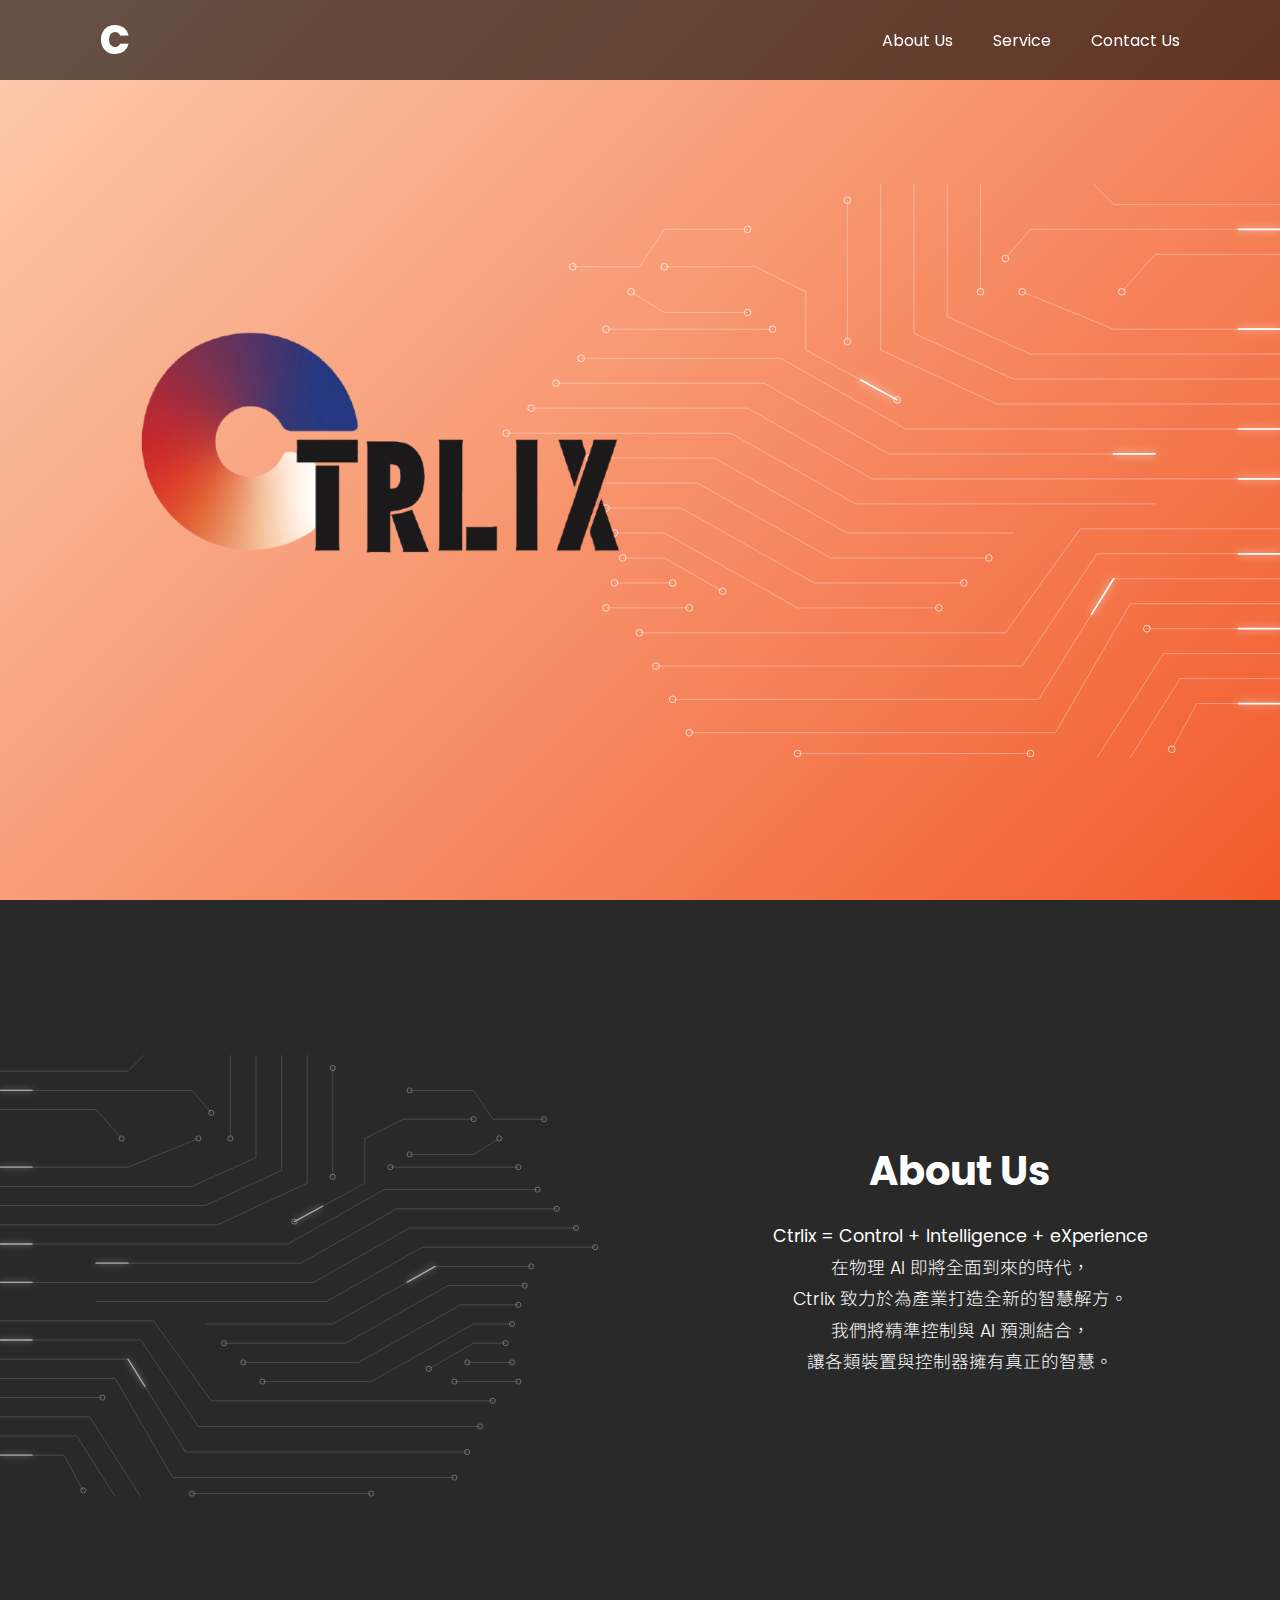
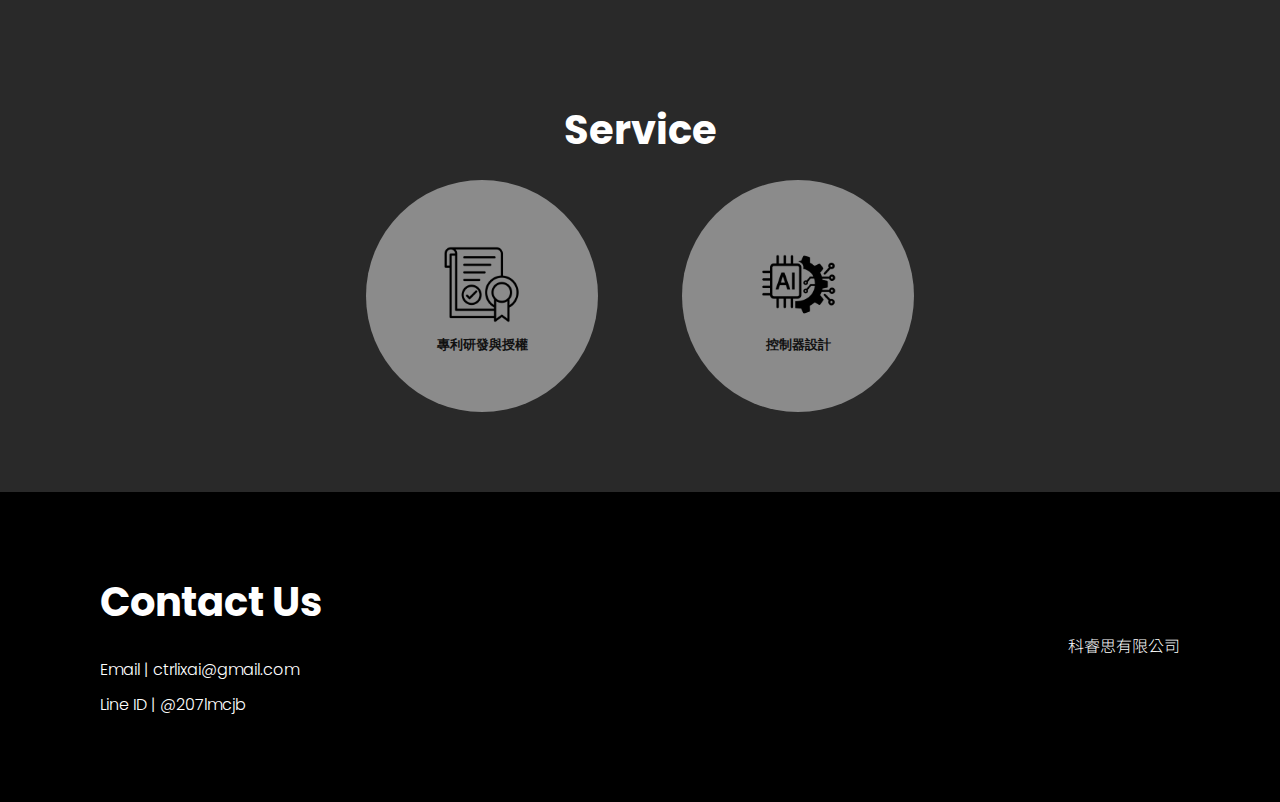
<file: index.html>
<!DOCTYPE html>
<html lang="zh-Hant">
  <head>
    <meta charset="UTF-8" />
    <meta name="viewport" content="width=device-width, initial-scale=1.0" />
    <title>Ctrlix - 智慧解決方案</title>
    <link rel="stylesheet" href="styles.css" />
    <link
      href="https://fonts.googleapis.com/css2?family=Poppins:wght@300;400;700;800&family=Noto+Sans+TC:wght@300;400;700&display=swap"
      rel="stylesheet"
    />
  </head>
  <body>
    <!-- Header -->
    <header>
      <a href="#home" class="logo-nav">C</a>
      <nav class="navigation">
        <a href="#about">About Us</a>
        <a href="#service">Service</a>
        <a href="#contact">Contact Us</a>
      </nav>
    </header>

    <main>
      <!-- Home -->
      <section id="home" class="section">
        <img src="logo_pic.png" alt="CTRLIX Logo" class="home-logo-img" />
        <div class="home-circuit-container">
          <!-- 你的首頁電路圖（原樣） -->
          <svg
            class="circuit-svg"
            viewBox="0 0 1000 800"
            preserveAspectRatio="xMidYMax meet"
          >
            <g class="line">
              <path d="M1000,105 H800" />
              <path d="M1000,135 H700" />
              <path d="M1000,165 H850" />
              <path d="M1000,255 H800" />
              <path d="M1000,285 H700" />
              <path d="M1000,315 H680" />
              <path d="M1000,345 H660" />
              <path d="M1000,375 H550" />
              <path d="M850,405 H530" />
              <path d="M1000,435 H510" />
              <path d="M850,465 H490" />
              <path d="M1000,495 H760" />
              <path d="M1000,525 H780" />
              <path d="M1000,555 H800" />
              <path d="M1000,585 H820" />
              <path d="M1000,615 H840" />
              <path d="M1000,645 H860" />
              <path d="M1000,675 H880" />
              <path d="M1000,705 H900" />
              <path d="M800,105 L775,80" />
              <path d="M700,135 L670,170" />
              <path d="M850,165 L810,210" />
              <path d="M800,255 L690,210" />
              <path d="M700,285 L600,240" />
              <path d="M680,315 L560,260" />
              <path d="M660,345 L520,280" />
              <path d="M600,240 v-160" />
              <path d="M560,260 v-180" />
              <path d="M520,280 v-200" />
              <path d="M640,210 v-130" />
              <path d="M480,270 v-170" />
              <path d="M540,340 L430,280" />
              <path d="M430,280 v-70" />
              <path d="M430,210 L370,180" />
              <path d="M370,180 H260" />
              <path d="M360,135 H260" />
              <path d="M230,180 H150" />
              <path d="M260,135 L230,180" />
              <path d="M360,235 H260" />
              <path d="M260,235 L220,210" />
              <path d="M390,255 H190" />
              <path d="M550,375 L400,290" />
              <path d="M530,405 L380,320" />
              <path d="M510,435 L360,350" />
              <path d="M490,465 L340,380" />
              <path d="M400,290 H160" />
              <path d="M380,320 H130" />
              <path d="M360,350 H100" />
              <path d="M340,380 H70" />
              <path d="M290,590 H190" />
              <path d="M270,560 H200" />
              <path d="M260,530 L330,570" />
              <path d="M260,530 H210" />
              <path d="M590,590 H420" />
              <path d="M620,560 H440" />
              <path d="M650,530 H460" />
              <path d="M680,500 H480" />
              <path d="M260,500 L420,590" />
              <path d="M280,470 L440,560" />
              <path d="M300,440 L460,530" />
              <path d="M320,410 L480,500" />
              <path d="M260,500 H200" />
              <path d="M280,470 H190" />
              <path d="M300,440 H180" />
              <path d="M320,410 H170" />
              <path d="M820,585 L730,740" />
              <path d="M800,555 L710,700" />
              <path d="M780,525 L690,660" />
              <path d="M760,495 L670,620" />
              <path d="M670,620 H230" />
              <path d="M690,660 H250" />
              <path d="M710,700 H270" />
              <path d="M730,740 H290" />
              <path d="M900,705 L870,760" />
              <path d="M880,675 L820,770" />
              <path d="M700,765 H420" />
              <path d="M860,645 L780,770" />
            </g>
            <g>
              <path class="spark" d="M1000,375 H550 L400,290 H160" />
              <path
                class="spark spark-delay-1"
                d="M1000,525 H780 L690,660 H250"
              />
              <path class="spark spark-delay-2" d="M1000,135 H700 L670,170" />
              <path class="spark spark-delay-3" d="M1000,615 H840" />
              <path
                class="spark spark-delay-4"
                d="M1000,435 H510 L360,350 H100"
              />
              <path class="spark" d="M1000,705 H900 L870,760" />
              <path class="spark spark-delay-1" d="M1000,255 H800 L690,210" />
              <path
                class="spark spark-delay-2"
                d="M850,405 H530 L380,320 H130"
              />
              <path
                class="spark spark-delay-3"
                d="M540,340 L430,280 v-70 L370,180 H260"
              />
              <path class="spark spark-delay-4" d="M800,555 L710,700 H270" />
            </g>
            <g>
              <circle class="dot-hollow" cx="670" cy="170" r="4" />
              <circle class="dot-hollow" cx="810" cy="210" r="4" />
              <circle class="dot-hollow" cx="690" cy="210" r="4" />
              <circle class="dot-hollow" cx="640" cy="210" r="4" />
              <circle class="dot-hollow" cx="480" cy="270" r="4" />
              <circle class="dot-hollow" cx="480" cy="100" r="4" />
              <circle class="dot-hollow" cx="540" cy="340" r="4" />
              <circle class="dot-hollow" cx="360" cy="135" r="4" />
              <circle class="dot-hollow" cx="150" cy="180" r="4" />
              <circle class="dot-hollow" cx="260" cy="180" r="4" />
              <circle class="dot-hollow" cx="360" cy="235" r="4" />
              <circle class="dot-hollow" cx="220" cy="210" r="4" />
              <circle class="dot-hollow" cx="390" cy="255" r="4" />
              <circle class="dot-hollow" cx="190" cy="255" r="4" />
              <circle class="dot-hollow" cx="160" cy="290" r="4" />
              <circle class="dot-hollow" cx="130" cy="320" r="4" />
              <circle class="dot-hollow" cx="100" cy="350" r="4" />
              <circle class="dot-hollow" cx="70" cy="380" r="4" />
              <circle class="dot-hollow" cx="170" cy="410" r="4" />
              <circle class="dot-hollow" cx="180" cy="440" r="4" />
              <circle class="dot-hollow" cx="190" cy="470" r="4" />
              <circle class="dot-hollow" cx="200" cy="500" r="4" />
              <circle class="dot-hollow" cx="330" cy="570" r="4" />
              <circle class="dot-hollow" cx="210" cy="530" r="4" />
              <circle class="dot-hollow" cx="200" cy="560" r="4" />
              <circle class="dot-hollow" cx="270" cy="560" r="4" />
              <circle class="dot-hollow" cx="290" cy="590" r="4" />
              <circle class="dot-hollow" cx="190" cy="590" r="4" />
              <circle class="dot-hollow" cx="590" cy="590" r="4" />
              <circle class="dot-hollow" cx="620" cy="560" r="4" />
              <circle class="dot-hollow" cx="650" cy="530" r="4" />
              <circle class="dot-hollow" cx="290" cy="740" r="4" />
              <circle class="dot-hollow" cx="270" cy="700" r="4" />
              <circle class="dot-hollow" cx="250" cy="660" r="4" />
              <circle class="dot-hollow" cx="230" cy="620" r="4" />
              <circle class="dot-hollow" cx="840" cy="615" r="4" />
              <circle class="dot-hollow" cx="870" cy="760" r="4" />
              <circle class="dot-hollow" cx="700" cy="765" r="4" />
              <circle class="dot-hollow" cx="420" cy="765" r="4" />
            </g>
          </svg>
        </div>
      </section>

      <!-- Section 2: About Us（完全採用你原本 SVG） -->
      <section id="about" class="section">
        <div class="about-circuit">
          <svg
            class="circuit-svg"
            viewBox="0 0 1000 800"
            preserveAspectRatio="xMidYMin meet"
          >
            <!-- 靜態線路（原樣） -->
            <g class="line">
              <path d="M0,105 H200" />
              <path d="M0,135 H300" />
              <path d="M0,165 H150" />
              <path d="M0,255 H200" />
              <path d="M0,285 H300" />
              <path d="M0,315 H320" />
              <path d="M0,345 H340" />
              <path d="M0,375 H450" />
              <path d="M150,405 H470" />
              <path d="M0,435 H490" />
              <path d="M150,465 H510" />
              <path d="M0,495 H240" />
              <path d="M0,525 H220" />
              <path d="M0,555 H200" />
              <path d="M0,585 H180" />
              <path d="M0,615 H160" />
              <path d="M0,645 H140" />
              <path d="M0,675 H120" />
              <path d="M0,705 H100" />
              <path d="M200,105 L225,80" />
              <path d="M300,135 L330,170" />
              <path d="M150,165 L190,210" />
              <path d="M200,255 L310,210" />
              <path d="M300,285 L400,240" />
              <path d="M320,315 L440,260" />
              <path d="M340,345 L480,280" />
              <path d="M400,240 v-160" />
              <path d="M440,260 v-180" />
              <path d="M480,280 v-200" />
              <path d="M360,210 v-130" />
              <path d="M520,270 v-170" />
              <path d="M460,340 L570,280" />
              <path d="M570,280 v-70" />
              <path d="M570,210 L630,180" />
              <path d="M630,180 H740" />
              <path d="M640,135 H740" />
              <path d="M770,180 H850" />
              <path d="M740,135 L770,180" />
              <path d="M640,235 H740" />
              <path d="M740,235 L780,210" />
              <path d="M610,255 H810" />
              <path d="M450,375 L600,290" />
              <path d="M470,405 L620,320" />
              <path d="M490,435 L640,350" />
              <path d="M510,465 L660,380" />
              <path d="M600,290 H840" />
              <path d="M620,320 H870" />
              <path d="M640,350 H900" />
              <path d="M660,380 H930" />
              <path d="M710,590 H810" />
              <path d="M730,560 H800" />
              <path d="M740,530 L670,570" />
              <path d="M740,530 H790" />
              <path d="M410,590 H580" />
              <path d="M380,560 H560" />
              <path d="M350,530 H540" />
              <path d="M320,500 H520" />
              <path d="M740,500 L580,590" />
              <path d="M720,470 L560,560" />
              <path d="M700,440 L540,530" />
              <path d="M680,410 L520,500" />
              <path d="M740,500 H800" />
              <path d="M720,470 H810" />
              <path d="M700,440 H820" />
              <path d="M680,410 H830" />
              <path d="M180,585 L270,740" />
              <path d="M200,555 L290,700" />
              <path d="M220,525 L310,660" />
              <path d="M240,495 L330,620" />
              <path d="M330,620 H770" />
              <path d="M310,660 H750" />
              <path d="M290,700 H730" />
              <path d="M270,740 H710" />
              <path d="M100,705 L130,760" />
              <path d="M120,675 L180,770" />
              <path d="M300,765 H580" />
              <path d="M140,645 L220,770" />
            </g>
            <g>
              <path class="spark" d="M0,375 H450 L600,290 H840" />
              <path class="spark spark-delay-1" d="M0,525 H220 L310,660 H750" />
              <path class="spark spark-delay-2" d="M0,135 H300 L330,170" />
              <path class="spark spark-delay-3" d="M0,255 H200 L310,210" />
              <path class="spark spark-delay-4" d="M0,435 H490 L640,350 H900" />
              <path class="spark" d="M0,705 H100 L130,760" />
              <path
                class="spark spark-delay-1"
                d="M150,405 H470 L620,320 H870"
              />
              <path
                class="spark spark-delay-2"
                d="M460,340 L570,280 V210 L630,180 H740"
              />
              <path class="spark spark-delay-3" d="M200,555 L290,700 H730" />
              <path class="spark spark-delay-4" d="M680,410 L520,500 H320" />
            </g>
            <g>
              <circle class="dot-hollow" cx="330" cy="170" r="4" />
              <circle class="dot-hollow" cx="190" cy="210" r="4" />
              <circle class="dot-hollow" cx="310" cy="210" r="4" />
              <circle class="dot-hollow" cx="360" cy="210" r="4" />
              <circle class="dot-hollow" cx="520" cy="270" r="4" />
              <circle class="dot-hollow" cx="520" cy="100" r="4" />
              <circle class="dot-hollow" cx="460" cy="340" r="4" />
              <circle class="dot-hollow" cx="640" cy="135" r="4" />
              <circle class="dot-hollow" cx="850" cy="180" r="4" />
              <circle class="dot-hollow" cx="740" cy="180" r="4" />
              <circle class="dot-hollow" cx="640" cy="235" r="4" />
              <circle class="dot-hollow" cx="780" cy="210" r="4" />
              <circle class="dot-hollow" cx="610" cy="255" r="4" />
              <circle class="dot-hollow" cx="810" cy="255" r="4" />
              <circle class="dot-hollow" cx="840" cy="290" r="4" />
              <circle class="dot-hollow" cx="870" cy="320" r="4" />
              <circle class="dot-hollow" cx="900" cy="350" r="4" />
              <circle class="dot-hollow" cx="930" cy="380" r="4" />
              <circle class="dot-hollow" cx="830" cy="410" r="4" />
              <circle class="dot-hollow" cx="820" cy="440" r="4" />
              <circle class="dot-hollow" cx="810" cy="470" r="4" />
              <circle class="dot-hollow" cx="800" cy="500" r="4" />
              <circle class="dot-hollow" cx="670" cy="570" r="4" />
              <circle class="dot-hollow" cx="790" cy="530" r="4" />
              <circle class="dot-hollow" cx="800" cy="560" r="4" />
              <circle class="dot-hollow" cx="730" cy="560" r="4" />
              <circle class="dot-hollow" cx="710" cy="590" r="4" />
              <circle class="dot-hollow" cx="810" cy="590" r="4" />
              <circle class="dot-hollow" cx="410" cy="590" r="4" />
              <circle class="dot-hollow" cx="380" cy="560" r="4" />
              <circle class="dot-hollow" cx="350" cy="530" r="4" />
              <circle class="dot-hollow" cx="710" cy="740" r="4" />
              <circle class="dot-hollow" cx="730" cy="700" r="4" />
              <circle class="dot-hollow" cx="750" cy="660" r="4" />
              <circle class="dot-hollow" cx="770" cy="620" r="4" />
              <circle class="dot-hollow" cx="160" cy="615" r="4" />
              <circle class="dot-hollow" cx="130" cy="760" r="4" />
              <circle class="dot-hollow" cx="300" cy="765" r="4" />
              <circle class="dot-hollow" cx="580" cy="765" r="4" />
            </g>
          </svg>
        </div>
        <div class="about-text">
          <h2>About Us</h2>
          <p>Ctrlix = Control + Intelligence + eXperience</p>
          <p>
            在物理 AI 即將全面到來的時代，<br />Ctrlix
            致力於為產業打造全新的智慧解方。<br />
            我們將精準控制與 AI 預測結合，<br />讓各類裝置與控制器擁有真正的智慧。
          </p>
        </div>
      </section>

      <!-- Service -->
      <section id="service" class="section">
        <h2>Service</h2>
        <div class="service-container">
          <button
            class="service-item service-btn"
            data-modal="modal-licence"
            aria-label="專利研發與授權"
          >
            <img src="licence.png" class="service-icon" alt="" />
            <span class="service-title">專利研發與授權</span>
          </button>
          <button
            class="service-item service-btn"
            data-modal="modal-tech"
            aria-label="控制器設計"
          >
            <img src="tech.png" class="service-icon" alt="" />
            <span class="service-title">控制器設計</span>
          </button>
        </div>
      </section>
    </main>

    <!-- Footer -->
    <footer id="contact">
      <div class="contact-info">
        <h2>Contact Us</h2>
        <p>Email | ctrlixai@gmail.com</p>
        <p>Line ID | @207lmcjb</p>
      </div>
      <div class="company-name"><p>科睿思有限公司</p></div>
    </footer>

    <!-- Modal 1：專利 -->
    <div id="modal-licence" class="modal" aria-hidden="true">
      <div class="modal-card" role="dialog" aria-modal="true">
        <button class="close" aria-label="關閉">×</button>
        <div class="modal-bubbles">
          <div class="bubble bubble-left"></div>
          <div class="bubble bubble-right"></div>
        </div>

        <!-- 桌機版完整內容 -->
        <div class="panel panel-wide">
          <h3 class="panel-main-title">專利研發與授權</h3>
          <p class="panel-sub">
            我們致力於將物理 AI 核心技術的專利研發與佈局，透過專利授權，<br />協助合作夥伴快速導入智慧控制功能，並確保市場競爭力。
          </p>

          <div class="panel-grid">
            <div class="pill over-left">我們的專利策略</div>
            <div class="pill over-right">我們提供的服務</div>

            <section class="panel-left">
              <ul class="dot-list left fixed-wrap">
                <li>建立完整專利地圖：涵蓋感測、演算法、控制器設計。</li>
                <li>防止模仿與抄襲，確保技術獨特性。</li>
                <li>授權模式清晰，協助合作夥伴快速商品化。</li>
              </ul>
            </section>

            <section class="panel-right">
              <div class="cols-3 centered fixed-wrap">
                <div class="col">
                  <h5>技術授權</h5>
                  <p>授權控制<br />演算法或模組</p>
                </div>
                <div class="col">
                  <h5>專利授權</h5>
                  <p>合作方可在既有<br />產品上導入<br />專利技術</p>
                </div>
                <div class="col">
                  <h5>共同開發</h5>
                  <p>針對新產品合作<br />研發並共享<br />專利成果</p>
                </div>
              </div>
            </section>
          </div>
        </div>

        <!-- 手機第一層：兩個選項 -->
        <div class="modal-card mobile-first">
          <h3 class="panel-main-title">專利研發與授權</h3>
          <div class="mobile-pill-options">
            <button
              class="mobile-pill"
              data-open-sub="submodal-patent-strategy"
            >
              我們的專利策略
            </button>
            <button class="mobile-pill" data-open-sub="submodal-patent-service">
              我們提供的服務
            </button>
          </div>
        </div>
      </div>
    </div>

    <!-- Modal 2：控制器 -->
    <div id="modal-tech" class="modal" aria-hidden="true">
      <div class="modal-card" role="dialog" aria-modal="true">
        <button class="close" aria-label="關閉">×</button>
        <div class="modal-bubbles">
          <div class="bubble bubble-left"></div>
          <div class="bubble bubble-right"></div>
        </div>

        <div class="panel panel-wide">
          <h3 class="panel-main-title">控制器設計</h3>
          <p class="panel-sub">
            我們專注於智慧控制器的設計與驗證，將物理 AI 技術直接嵌入硬體，<br />讓合作夥伴的產品能更精準、更可靠、更智慧。
          </p>

          <div class="panel-grid">
            <div class="pill over-left">我們的設計策略</div>
            <div class="pill over-right">我們提供的服務</div>

            <section class="panel-left">
              <ul class="dot-list left fixed-wrap">
                <li>感測整合：多點溫度／物理感測器 → 精準數據。</li>
                <li>AI 分析：物理 AI 模型 → 解讀數據、預測狀態。</li>
                <li>智慧控制：自動調整火力／能量輸出。</li>
                <li>模組化設計：可客製化嵌入現有架構。</li>
              </ul>
            </section>

            <section class="panel-right">
              <div class="cols-3 centered fixed-wrap">
                <div class="col">
                  <h5>設計驗證服務</h5>
                  <p>針對合作方產品<br />測試與最佳化</p>
                </div>
                <div class="col">
                  <h5>控制器模組設計</h5>
                  <p>提供專屬控制器<br />設計方案</p>
                </div>
                <div class="col">
                  <h5>共同開發</h5>
                  <p>新產品開發時，<br />合作導入物理AI<br />控制技術</p>
                </div>
              </div>
            </section>
          </div>
        </div>

        <div class="modal-card mobile-first">
          <h3 class="panel-main-title">控制器設計</h3>
          <div class="mobile-pill-options">
            <button class="mobile-pill" data-open-sub="submodal-tech-strategy">
              我們的設計策略
            </button>
            <button class="mobile-pill" data-open-sub="submodal-tech-service">
              我們提供的服務
            </button>
          </div>
        </div>
      </div>
    </div>

    <!-- 第二層 submodal（放在 body 末端，避免任何 stacking/overflow 影響） -->
    <div id="submodal-patent-strategy" class="submodal" aria-hidden="true">
      <div class="submodal-card">
        <button class="submodal-close" data-close-sub>← 返回</button>
        <h4>我們的專利策略</h4>
        <ul>
          <li>建立完整專利地圖：涵蓋感測、演算法、控制器設計。</li>
          <li>防止模仿與抄襲，確保技術獨特性。</li>
          <li>授權模式清晰，協助合作夥伴快速商品化。</li>
        </ul>
      </div>
    </div>

    <div id="submodal-patent-service" class="submodal" aria-hidden="true">
      <div class="submodal-card">
        <button class="submodal-close" data-close-sub>← 返回</button>
        <h4>我們提供的服務</h4>
        <p><b>技術授權：</b>授權控制、演算法或模組</p>
        <p><b>專利授權：</b>既有產品導入專利技術</p>
        <p><b>共同開發：</b>新產品研發與成果共享</p>
      </div>
    </div>

    <div id="submodal-tech-strategy" class="submodal" aria-hidden="true">
      <div class="submodal-card">
        <button class="submodal-close" data-close-sub>← 返回</button>
        <h4>我們的設計策略</h4>
        <ul>
          <li>感測整合：多點溫度／物理感測器 → 精準數據。</li>
          <li>AI 分析：物理 AI 模型 → 解讀數據、預測狀態。</li>
          <li>智慧控制：自動調整火力／能量輸出。</li>
          <li>模組化設計：可客製化嵌入現有架構。</li>
        </ul>
      </div>
    </div>

    <div id="submodal-tech-service" class="submodal" aria-hidden="true">
      <div class="submodal-card">
        <button class="submodal-close" data-close-sub>← 返回</button>
        <h4>我們提供的服務</h4>
        <p><b>設計驗證服務：</b>針對合作方產品進行測試與最佳化</p>
        <p><b>控制器模組設計：</b>提供專屬控制器設計方案</p>
        <p><b>共同開發：</b>新產品導入物理AI控制技術</p>
      </div>
    </div>

    <script src="script.js"></script>
  </body>
</html>
</file>
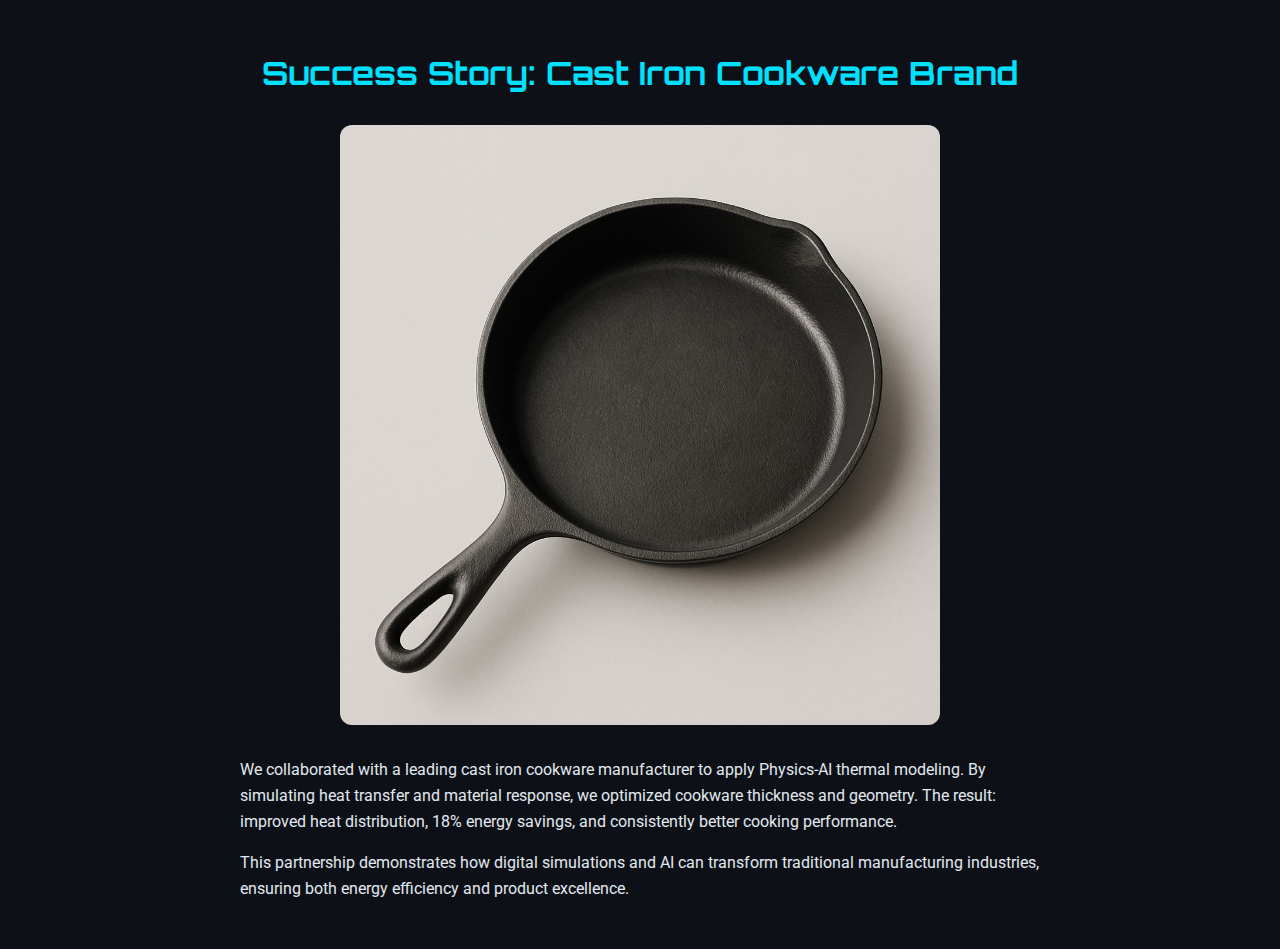
<file: cast_iron.html>
<!DOCTYPE html>
<html lang="en">
<head>
  <meta charset="UTF-8" />
  <meta name="viewport" content="width=device-width, initial-scale=1.0" />
  <title>Success Story - Cast Iron Cookware</title>
  <link href="https://fonts.googleapis.com/css2?family=Orbitron:wght@600&family=Roboto:wght@300;400&display=swap" rel="stylesheet">
  <style>
    body {
      font-family: 'Roboto', sans-serif;
      background: #0d1117;
      color: #e2e8f0;
      margin: 0;
      padding: 2rem;
    }
    h1 {
      font-family: 'Orbitron', sans-serif;
      color: #00e1ff;
      text-align: center;
    }
    p {
      max-width: 800px;
      margin: 1rem auto;
      line-height: 1.6;
    }
    img {
      display: block;
      max-width: 600px;
      margin: 2rem auto;
      border-radius: 12px;
    }
  </style>
</head>
<body>
  <h1>Success Story: Cast Iron Cookware Brand</h1>
  <img src="cast_iron.jpg" alt="Cast Iron Cookware" />
  <p>
    We collaborated with a leading cast iron cookware manufacturer to apply Physics-AI thermal modeling. 
    By simulating heat transfer and material response, we optimized cookware thickness and geometry. 
    The result: improved heat distribution, 18% energy savings, and consistently better cooking performance.
  </p>
  <p>
    This partnership demonstrates how digital simulations and AI can transform traditional manufacturing industries, 
    ensuring both energy efficiency and product excellence.
  </p>
</body>
</html>
</file>
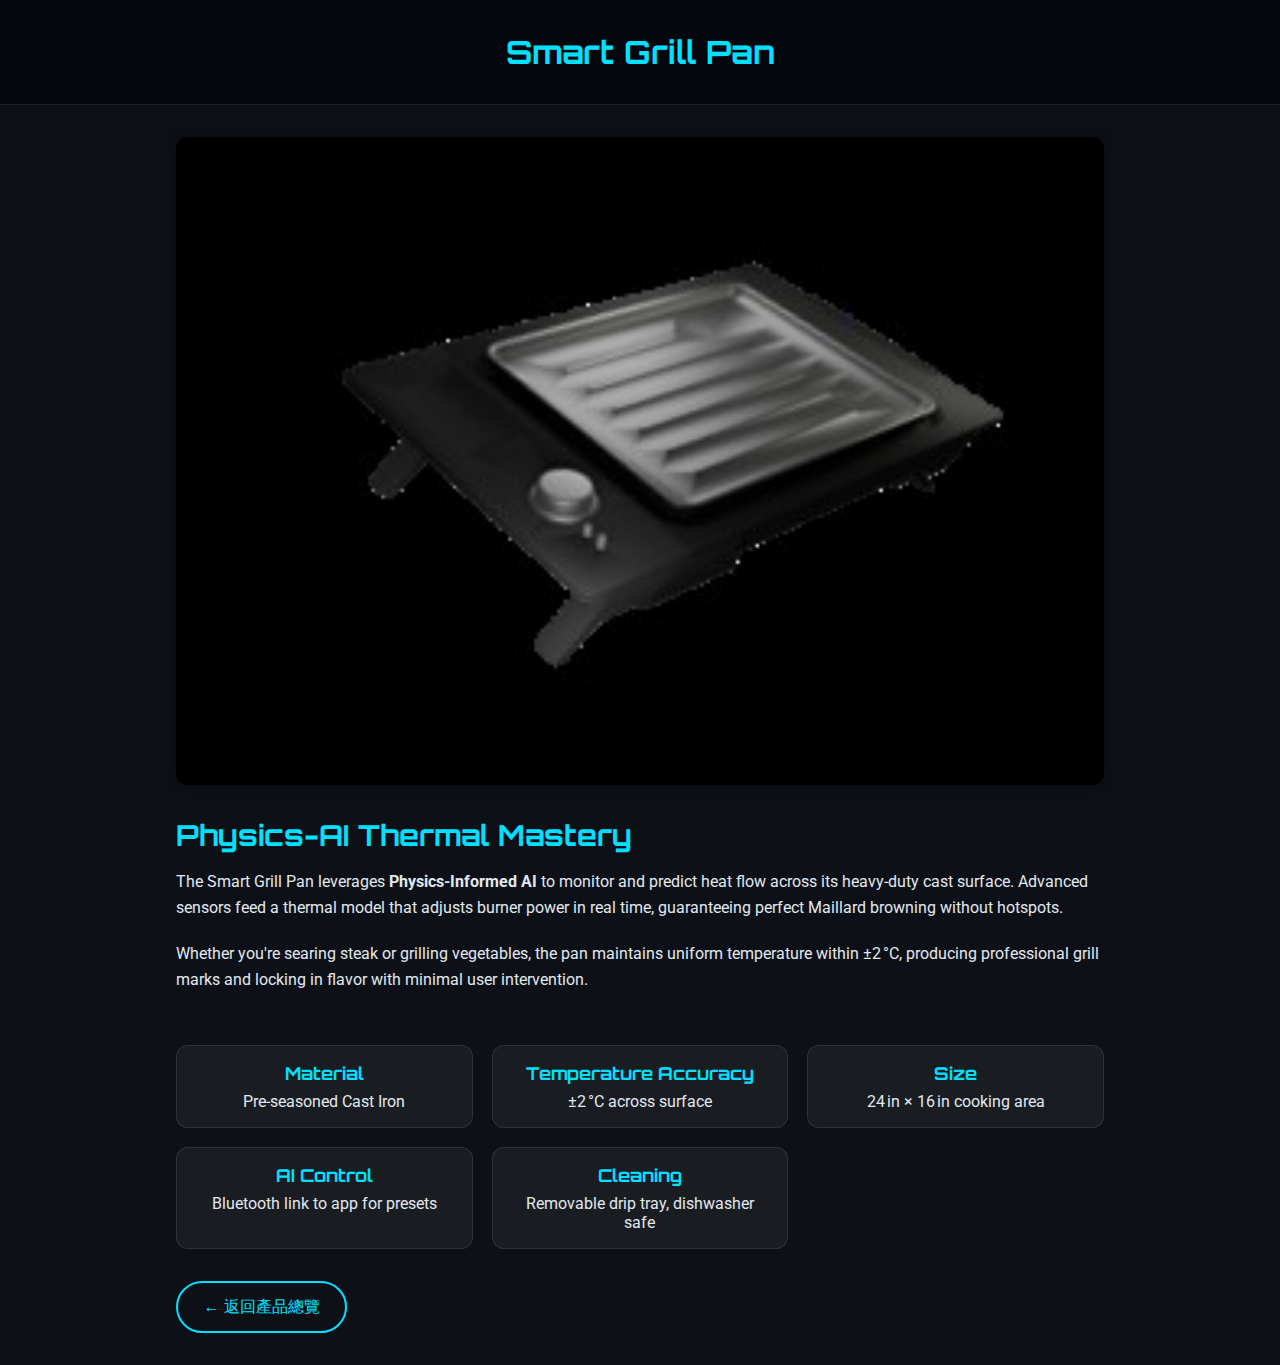
<file: grill.html>
<!DOCTYPE html>
<html lang="zh-Hant">
<head>
  <meta charset="UTF-8" />
  <meta name="viewport" content="width=device-width, initial-scale=1.0" />
  <title>Smart Grill Pan | Ctrlix</title>
  <link href="https://fonts.googleapis.com/css2?family=Orbitron:wght@600&family=Roboto:wght@300;400&display=swap" rel="stylesheet" />
  <style>
    :root{--primary:#00e1ff;--secondary:#ff4dff;--bg:#0d1117}
    *{margin:0;padding:0;box-sizing:border-box}
    body{font-family:'Roboto',sans-serif;color:#e2e8f0;background:var(--bg)}
    header{padding:2rem 1rem;text-align:center;background:#05070f;border-bottom:1px solid rgba(255,255,255,0.1)}
    header h1{font-family:'Orbitron',sans-serif;font-size:2rem;color:var(--primary)}
    main{max-width:960px;margin:auto;padding:2rem 1rem}
    .hero{display:flex;flex-direction:column;gap:2rem}
    .hero img{width:100%;border-radius:12px;object-fit:cover;box-shadow:0 0 12px rgba(0,0,0,0.4)}
    .hero-content h2{font-family:'Orbitron',sans-serif;font-size:1.8rem;color:var(--primary);margin-bottom:1rem}
    .hero-content p{line-height:1.65;margin-bottom:1.2rem;font-size:1rem}
    .specs{display:grid;grid-template-columns:repeat(auto-fit,minmax(220px,1fr));gap:1.2rem;margin-top:2rem}
    .spec{background:rgba(255,255,255,0.05);border:1px solid rgba(255,255,255,0.1);border-radius:12px;padding:1rem;text-align:center}
    .spec h4{font-family:'Orbitron',sans-serif;font-size:1.1rem;color:var(--primary);margin-bottom:.5rem}
    .back{display:inline-block;margin-top:2rem;padding:.8rem 1.6rem;border:2px solid var(--primary);border-radius:30px;color:var(--primary);text-decoration:none;font-family:'Orbitron',sans-serif;transition:.35s}
    .back:hover{background:var(--primary);color:#0d1117;transform:translateY(-3px)}
  </style>
</head>
<body>
  <header>
    <h1>Smart Grill Pan</h1>
  </header>
  <main>
    <div class="hero">
      <img src="grill_pan.jpg" alt="Smart Grill Pan" />
      <div class="hero-content">
        <h2>Physics-AI Thermal Mastery</h2>
        <p>
          The Smart Grill Pan leverages <strong>Physics-Informed AI</strong> to monitor and predict heat flow across its heavy-duty cast surface. Advanced sensors feed a thermal model that adjusts burner power in real time, guaranteeing perfect Maillard browning without hotspots.
        </p>
        <p>
          Whether you're searing steak or grilling vegetables, the pan maintains uniform temperature within ±2 °C, producing professional grill marks and locking in flavor with minimal user intervention.
        </p>
      </div>
    </div>

    <section class="specs">
      <div class="spec"><h4>Material</h4><p>Pre‑seasoned Cast Iron</p></div>
      <div class="spec"><h4>Temperature Accuracy</h4><p>±2 °C across surface</p></div>
      <div class="spec"><h4>Size</h4><p>24 in × 16 in cooking area</p></div>
      <div class="spec"><h4>AI Control</h4><p>Bluetooth link to app for presets</p></div>
      <div class="spec"><h4>Cleaning</h4><p>Removable drip tray, dishwasher safe</p></div>
    </section>

    <a href="index.html#products" class="back">← 返回產品總覽</a>
  </main>
</body>
</html>
</file>
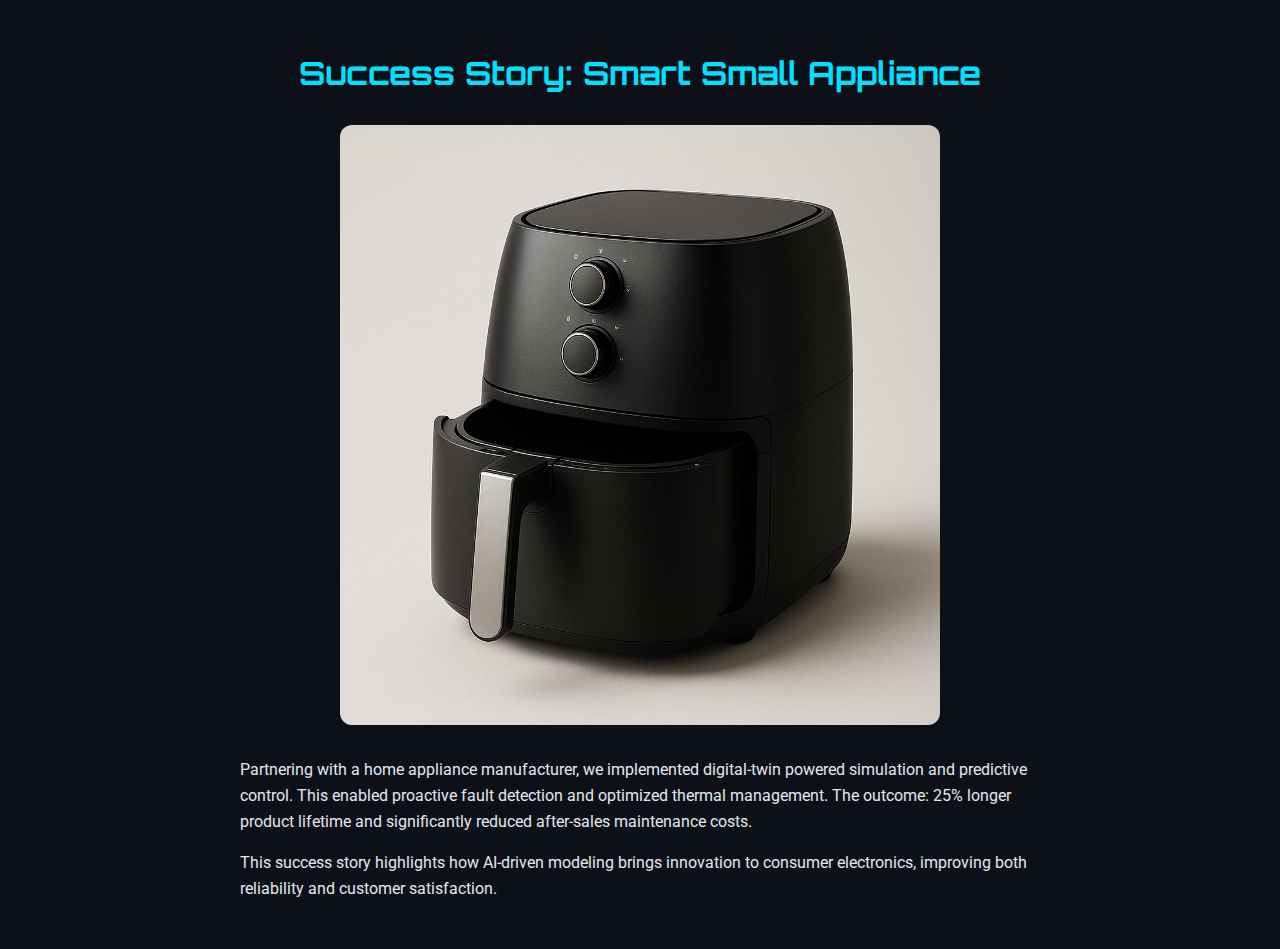
<file: home_appliance.html>
<!DOCTYPE html>
<html lang="en">
<head>
  <meta charset="UTF-8" />
  <meta name="viewport" content="width=device-width, initial-scale=1.0" />
  <title>Success Story - Smart Small Appliance</title>
  <link href="https://fonts.googleapis.com/css2?family=Orbitron:wght@600&family=Roboto:wght@300;400&display=swap" rel="stylesheet">
  <style>
    body {
      font-family: 'Roboto', sans-serif;
      background: #0d1117;
      color: #e2e8f0;
      margin: 0;
      padding: 2rem;
    }
    h1 {
      font-family: 'Orbitron', sans-serif;
      color: #00e1ff;
      text-align: center;
    }
    p {
      max-width: 800px;
      margin: 1rem auto;
      line-height: 1.6;
    }
    img {
      display: block;
      max-width: 600px;
      margin: 2rem auto;
      border-radius: 12px;
    }
  </style>
</head>
<body>
  <h1>Success Story: Smart Small Appliance</h1>
  <img src="home_appliance.jpg" alt="Smart Small Appliance" />
  <p>
    Partnering with a home appliance manufacturer, we implemented digital-twin powered simulation and predictive control. 
    This enabled proactive fault detection and optimized thermal management. 
    The outcome: 25% longer product lifetime and significantly reduced after-sales maintenance costs.
  </p>
  <p>
    This success story highlights how AI-driven modeling brings innovation to consumer electronics, 
    improving both reliability and customer satisfaction.
  </p>
</body>
</html>
</file>
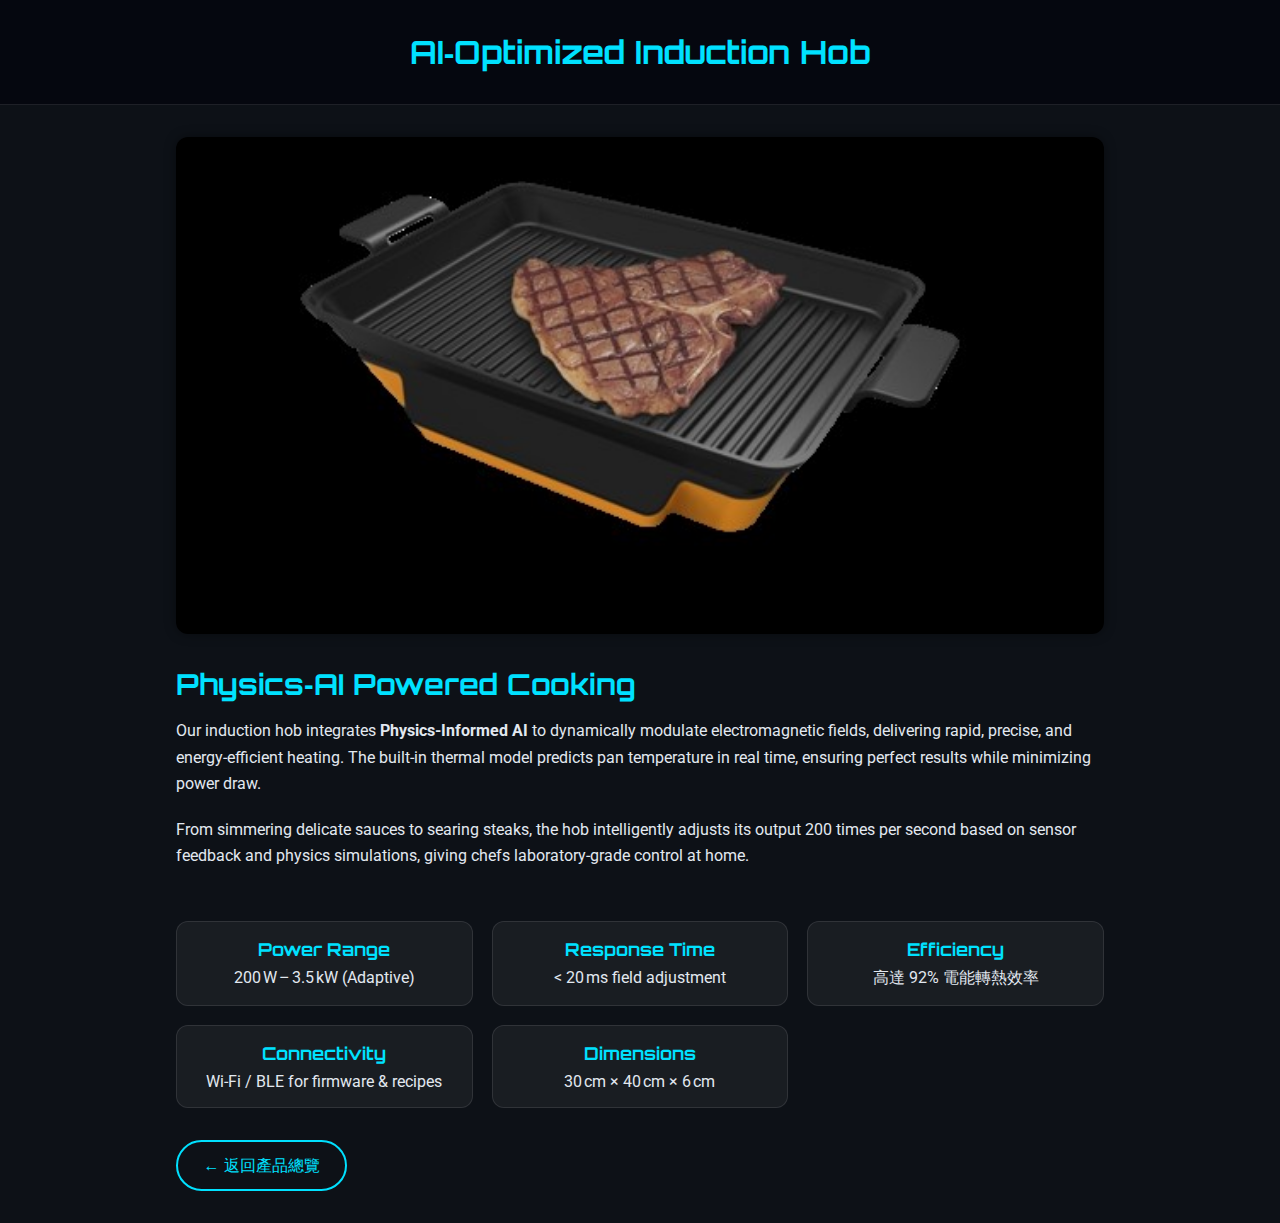
<file: induction.html>
<!DOCTYPE html>
<html lang="zh-Hant">
<head>
  <meta charset="UTF-8" />
  <meta name="viewport" content="width=device-width, initial-scale=1.0" />
  <title>AI‑Optimized Induction Hob | Ctrlix</title>
  <link href="https://fonts.googleapis.com/css2?family=Orbitron:wght@600&family=Roboto:wght@300;400&display=swap" rel="stylesheet" />
  <style>
    :root { --primary:#00e1ff; --secondary:#ff4dff; --bg:#0d1117; }
    *{margin:0;padding:0;box-sizing:border-box}
    body{font-family:'Roboto',sans-serif;color:#e2e8f0;background:var(--bg);} 
    header{padding:2rem 1rem;text-align:center;background:#05070f;border-bottom:1px solid rgba(255,255,255,0.1)}
    header h1{font-family:'Orbitron',sans-serif;font-size:2rem;color:var(--primary)}
    main{max-width:960px;margin:auto;padding:2rem 1rem}
    .hero{display:flex;flex-direction:column;gap:2rem}
    .hero img{width:100%;border-radius:12px;object-fit:cover;box-shadow:0 0 12px rgba(0,0,0,0.4)}
    .hero-content h2{font-family:'Orbitron',sans-serif;font-size:1.8rem;color:var(--primary);margin-bottom:1rem}
    .hero-content p{line-height:1.65;margin-bottom:1.2rem;font-size:1rem}
    .specs{display:grid;grid-template-columns:repeat(auto-fit,minmax(220px,1fr));gap:1.2rem;margin-top:2rem}
    .spec{background:rgba(255,255,255,0.05);border:1px solid rgba(255,255,255,0.1);border-radius:12px;padding:1rem;text-align:center}
    .spec h4{font-family:'Orbitron',sans-serif;font-size:1.1rem;color:var(--primary);margin-bottom:.5rem}
    .back{display:inline-block;margin-top:2rem;padding:.8rem 1.6rem;border:2px solid var(--primary);border-radius:30px;color:var(--primary);text-decoration:none;font-family:'Orbitron',sans-serif;transition:.35s}
    .back:hover{background:var(--primary);color:#0d1117;transform:translateY(-3px)}
  </style>
</head>
<body>
  <header>
    <h1>AI‑Optimized Induction Hob</h1>
  </header>
  <main>
    <div class="hero">
      <img src="induction_hob.jpg" alt="AI‑Optimized Induction Hob" />
      <div class="hero-content">
        <h2>Physics‑AI Powered Cooking</h2>
        <p>
          Our induction hob integrates <strong>Physics‑Informed AI</strong> to dynamically modulate electromagnetic fields, delivering rapid, precise, and energy‑efficient heating. The built‑in thermal model predicts pan temperature in real time, ensuring perfect results while minimizing power draw.
        </p>
        <p>
          From simmering delicate sauces to searing steaks, the hob intelligently adjusts its output 200 times per second based on sensor feedback and physics simulations, giving chefs laboratory‑grade control at home.
        </p>
      </div>
    </div>

    <section class="specs">
      <div class="spec"><h4>Power Range</h4><p>200 W – 3.5 kW (Adaptive)</p></div>
      <div class="spec"><h4>Response Time</h4><p>&lt; 20 ms field adjustment</p></div>
      <div class="spec"><h4>Efficiency</h4><p>高達 92% 電能轉熱效率</p></div>
      <div class="spec"><h4>Connectivity</h4><p>Wi‑Fi / BLE for firmware & recipes</p></div>
      <div class="spec"><h4>Dimensions</h4><p>30 cm × 40 cm × 6 cm</p></div>
    </section>

    <a href="index.html#products" class="back">← 返回產品總覽</a>
  </main>
</body>
</html>
</file>
<file: styles.css>
/* ========= 全域變數 ========= */
:root {
  --service-diameter-desktop: 232px;
  --service-gap-desktop: 84px;
  --service-diameter-tablet: 204px;
  --service-gap-tablet: 68px;
  --service-diameter-mobile: 180px;
  --service-gap-mobile: 52px;

  --bubble-scale: 0.92;
  --bubble-top-desktop: 150px;
  --bubble-top-tablet: 130px;
  --bubble-top-mobile: 110px;

  --col-inner-desktop: 520px;
  --col-inner-tablet: 480px;
  --col-inner-mobile: 340px;
}

/* ========= Reset / Base ========= */
* {
  margin: 0;
  padding: 0;
  box-sizing: border-box;
}
html {
  scroll-behavior: smooth;
}
body {
  font-family: "Poppins", "Noto Sans TC", sans-serif;
  background: #292929;
  color: #fff;
  overflow-x: hidden;
}
.section {
  width: 100vw;
  position: relative;
  overflow: hidden;
  padding: 80px 100px;
}
h2 {
  font-size: 2.5em;
  font-weight: 700;
  margin-bottom: 20px;
}
p {
  font-size: 1.1em;
  line-height: 1.8;
  font-weight: 300;
}

/* ========= Header ========= */
header {
  position: fixed;
  top: 0;
  left: 0;
  width: 100%;
  display: flex;
  justify-content: space-between;
  align-items: center;
  padding: 10px 100px;
  z-index: 1000;
  background: rgba(0, 0, 0, 0.6);
}
.logo-nav {
  font-size: 2.5em;
  font-weight: 800;
  color: #fff;
  text-decoration: none;
  flex-shrink: 0;
}
.navigation {
  display: flex;
  flex-wrap: nowrap;
  flex-shrink: 1;
  min-width: 0;
}
.navigation a {
  color: #fff;
  text-decoration: none;
  margin-left: 40px;
  font-weight: 400;
  transition: color 0.3s;
  flex-shrink: 0;
  white-space: nowrap;
}
.navigation a:hover {
  color: #f25b2c;
}

/* ========= Home ========= */
#home {
  min-height: 100vh;
  display: flex;
  align-items: center;
  justify-content: flex-start;
  padding-left: 10%;
  flex-wrap: nowrap;
  background: linear-gradient(
    -45deg,
    #bf283b,
    #6d3571,
    #253f97,
    #f25b2c,
    #fcccae
  );
  background-size: 400% 400%;
  animation: flowing-gradient 14s ease infinite;
}
@keyframes flowing-gradient {
  0% {
    background-position: 0% 50%;
  }
  50% {
    background-position: 100% 50%;
  }
  100% {
    background-position: 0% 50%;
  }
}
.home-logo-img {
  width: 40vw;
  max-width: 550px;
  height: auto;
  position: relative;
  z-index: 2;
  object-fit: contain;
  flex-shrink: 0;
  min-width: 200px;
}
.home-circuit-container {
  position: absolute;
  top: 0;
  right: 0;
  width: 65%;
  height: 100%;
  display: flex;
  align-items: center;
  z-index: 1;
  overflow: hidden;
  flex-shrink: 0;
  min-width: 300px;
}
.circuit-svg {
  display: block;
}
.circuit-svg .line {
  fill: none;
  stroke: rgba(255, 255, 255, 0.4);
  stroke-width: 1;
}
.circuit-svg .dot-hollow {
  fill: none;
  stroke: rgba(255, 255, 255, 0.7);
  stroke-width: 1.2;
}
.spark {
  fill: none;
  stroke: #fff;
  stroke-width: 2;
  stroke-dasharray: 50 3500;
  stroke-linecap: round;
  filter: drop-shadow(0 0 5px #fff);
  animation: move-spark 4.5s linear infinite;
}
.spark-delay-1 {
  animation-duration: 4s;
  animation-delay: -0.5s;
}
.spark-delay-2 {
  animation-duration: 5.5s;
  animation-delay: -1s;
}
.spark-delay-3 {
  animation-duration: 3.8s;
  animation-delay: -1.5s;
}
.spark-delay-4 {
  animation-duration: 5s;
  animation-delay: -2s;
}
@keyframes move-spark {
  from {
    stroke-dashoffset: 3550;
  }
  to {
    stroke-dashoffset: 0;
  }
}

/* ========= About ========= */
#about {
  min-height: 80vh;
  display: grid;
  grid-template-columns: 1fr 1fr;
  align-items: center;
  padding: 0;
  min-width: 0;
}
.about-circuit {
  width: 100%;
  height: 100%;
  display: flex;
  align-items: center;
  justify-content: flex-start;
  overflow: hidden;
  min-width: 150px;
}
#about .circuit-svg {
  opacity: 0.6;
  width: 100%;
  height: auto;
}
.about-text {
  text-align: center;
  padding: 0 50px;
  min-width: 150px;
}
.about-text p:first-of-type {
  font-weight: 400;
}

/* ========= Service（兩圈） ========= */
#service {
  text-align: center;
}
.service-container {
  display: flex;
  justify-content: center;
  align-items: center;
  gap: var(--service-gap-desktop);
  flex-wrap: wrap;
}
.service-item {
  width: var(--service-diameter-desktop);
  height: var(--service-diameter-desktop);
  border-radius: 50%;
  background: #8b8b8b;
  display: flex;
  flex-direction: column;
  justify-content: center;
  align-items: center;
  cursor: pointer;
  border: none;
  outline: none;
  transition: transform 0.2s, box-shadow 0.2s;
}
.service-item:hover {
  transform: scale(1.04);
  box-shadow: 0 10px 24px rgba(0, 0, 0, 0.25);
}
.service-icon {
  width: 40%;
  height: auto;
  object-fit: contain;
  filter: grayscale(100%) contrast(110%);
}
.service-title {
  margin-top: 5px;
  font-weight: 700;
  color: #111;
}

/* ========= Footer ========= */
footer {
  padding: 80px 100px;
  display: flex;
  justify-content: space-between;
  align-items: center;
  flex-wrap: nowrap;
  background: #000;
  min-width: 0;
}
.contact-info {
  text-align: left;
  flex-grow: 1;
  flex-shrink: 1;
  min-width: 120px;
}
.contact-info p {
  line-height: 2.2;
  font-size: 1em;
  white-space: nowrap;
}
.company-name {
  text-align: right;
  flex-shrink: 1;
  min-width: 80px;
}
.company-name p {
  font-size: 1em;
  white-space: nowrap;
}

/* ========= 第一層 Modal ========= */
.modal {
  display: none;
  position: fixed;
  inset: 0;
  z-index: 3000;
  background: rgba(0, 0, 0, 0.65);
  justify-content: center;
  align-items: center;
  padding: 24px;
}
.modal-card {
  position: relative;
  background: #111;
  border-radius: 28px;
  max-width: 1100px;
  width: min(92vw, 1100px);
  overflow: hidden;
}
.close {
  position: absolute;
  top: 16px;
  right: 20px;
  background: transparent;
  border: none;
  color: #fff;
  font-size: 32px;
  cursor: pointer;
  z-index: 3;
}

.modal-bubbles {
  position: absolute;
  inset: 0;
  pointer-events: none;
  z-index: 0;
}
.bubble {
  position: absolute;
  border-radius: 50%;
  background: rgba(255, 255, 255, 0.65);
  filter: blur(0.2px);
  width: calc(var(--service-diameter-desktop) * var(--bubble-scale));
  height: calc(var(--service-diameter-desktop) * var(--bubble-scale));
  top: var(--bubble-top-desktop);
}
.bubble-left {
  left: calc(
    50% - (var(--service-gap-desktop) / 2 + var(--service-diameter-desktop))
  );
  transform: translateX(
    calc(
      (
          var(--service-diameter-desktop)- (var(--service-diameter-desktop) *
                var(--bubble-scale))
        ) / 2
    )
  );
}
.bubble-right {
  left: calc(50% + var(--service-gap-desktop) / 2);
  transform: translateX(
    calc(
      (
          var(--service-diameter-desktop)- (var(--service-diameter-desktop) *
                var(--bubble-scale))
        ) / 2
    )
  );
}

/* Panel（桌機） */
.panel {
  position: relative;
  background: #f2f2f2;
  color: #111;
  margin: 60px 40px;
  border-radius: 32px;
  padding: 56px 48px;
  z-index: 1;
}
.panel-wide {
  margin: 60px min(4vw, 40px);
}
.panel-main-title {
  font-size: 28px;
  font-weight: 800;
  text-align: center;
  margin-bottom: 12px;
  color: #2f2f2f;
}
.panel-sub {
  max-width: 880px;
  margin: 0 auto 22px;
  text-align: center;
  line-height: 1.9;
}
.panel-grid {
  display: grid;
  grid-template-columns: 1fr 1fr;
  grid-template-areas: "pillL pillR" "left right";
  column-gap: 48px;
  row-gap: 18px;
  align-items: start;
}
.pill {
  display: inline-flex;
  align-items: center;
  justify-content: center;
  padding: 10px 20px;
  border-radius: 999px;
  background: #d0d0d0;
  color: #111;
  font-weight: 800;
  border: 3px solid rgba(0, 0, 0, 0.22);
  font-size: 16px;
}
.pill.over-left {
  grid-area: pillL;
  justify-self: center;
}
.pill.over-right {
  grid-area: pillR;
  justify-self: center;
}
.panel-left {
  grid-area: left;
  display: flex;
  flex-direction: column;
  align-items: center;
}
.panel-left .dot-list {
  list-style: disc;
  padding-left: 22px;
  max-width: var(--col-inner-desktop);
  width: 100%;
  margin-top: 8px;
  text-align: left;
}
.panel-left .dot-list li {
  margin: 8px 0;
  line-height: 1.9;
}
.panel-right {
  grid-area: right;
  display: flex;
  flex-direction: column;
  align-items: center;
}
.cols-3.centered {
  display: flex;
  justify-content: space-between;
  align-items: flex-start;
  width: 100%;
  max-width: var(--col-inner-desktop);
  text-align: center;
  gap: 24px;
}
.cols-3.centered .col {
  flex: 1 1 0;
  min-width: 0;
}
.cols-3.centered h5 {
  font-weight: 800;
  margin-bottom: 6px;
}
.cols-3.centered p {
  color: #222;
  line-height: 1.9;
}

.fixed-wrap {
  word-break: keep-all;
  line-break: strict;
  hyphens: manual;
  text-wrap: balance;
}

/* 桌機隱藏 mobile-first 卡片 */
.modal-card.mobile-first {
  display: none;
}

/* ========= 第二層 Submodal（用 .is-open 控制顯示） ========= */
.submodal {
  display: none;
  position: fixed;
  inset: 0;
  z-index: 4000;
  background: rgba(0, 0, 0, 0.55);
  justify-content: center;
  align-items: center;
  padding: 18px;
}
.submodal.is-open {
  display: flex !important;
}
.submodal-card {
  background: rgba(242, 242, 242, 0.96);
  border-radius: 20px;
  padding: 26px 22px;
  width: min(520px, 92vw);
  max-height: 88vh;
  overflow: auto;
  color: #111;
  text-align: left;
  border: 0;
}
.submodal-card h4 {
  margin: 4px 0 12px;
  font-size: 20px;
  font-weight: 900;
  color: #2f2f2f;
}
.submodal-close {
  display: inline-block;
  margin-bottom: 8px;
  background: transparent;
  border: none;
  color: #333;
  font-size: 16px;
  cursor: pointer;
}

/* ========= 平板 ========= */
@media (max-width: 1024px) {
  .section {
    padding: 60px 50px;
  }
  header {
    padding: 10px 50px;
  }
  .navigation a {
    margin-left: 30px;
  }
  #home {
    padding-left: 5%;
  }
  .home-logo-img {
    width: 40vw;
    max-width: 300px;
  }
  .home-circuit-container {
    width: 55%;
  }
  :root {
    --service-diameter-desktop: var(--service-diameter-tablet);
    --service-gap-desktop: var(--service-gap-tablet);
    --bubble-top-desktop: var(--bubble-top-tablet);
  }
  .panel-left .dot-list {
    max-width: var(--col-inner-tablet);
  }
  .cols-3.centered {
    max-width: var(--col-inner-tablet);
    gap: 22px;
  }
}

/* ========= 手機 ========= */
@media (max-width: 768px) {
  .section {
    padding: 40px 15px;
  }
  header {
    padding: 10px 15px;
  }
  .navigation a {
    margin-left: 15px;
    font-size: 0.9em;
  }

  /* Home 背景化 + logo 放大 */
  .home-circuit-container {
    position: absolute !important;
    inset: 0;
    z-index: 0;
    pointer-events: none;
    width: 100% !important;
    height: 100% !important;
    min-width: 0 !important;
  }
  #home .circuit-svg {
    width: 165% !important;
    height: 165% !important;
    transform: translate(6%, -18%) !important;
    opacity: 0.24 !important;
  }
  .home-logo-img {
    position: relative;
    z-index: 2;
    width: 48vw !important;
    max-width: 340px !important;
    min-width: 160px !important;
  }

  /* About 疊上去，整段往上 */
  #about {
    grid-template-columns: 1fr;
    justify-items: center;
  }
  .about-circuit {
    position: absolute !important;
    inset: 0;
    z-index: 0;
    pointer-events: none;
    width: 100% !important;
    height: 100% !important;
    display: block !important;
  }
  #about .circuit-svg {
    width: 190% !important;
    height: 190% !important;
    transform: translate(-12%, -8%) !important;
    opacity: 0.2 !important;
  }
  .about-text {
    position: relative;
    z-index: 1;
    max-width: 720px;
    margin: 0 auto;
    padding: 0 16px;
    display: flex;
    flex-direction: column;
    align-items: center;
    justify-content: center;
    text-align: center !important;
    transform: translateY(-7.5vh);
  }
  .about-text * {
    text-align: center !important;
  }

  /* Service：標題與圓圈距離再遠 */
  #service.section {
    padding-top: 16px;
  }
  #service .service-container {
    margin-top: 64px;
  }

  :root {
    --service-diameter-desktop: var(--service-diameter-tablet);
    --service-gap-desktop: var(--service-gap-tablet);
    --bubble-top-desktop: var(--bubble-top-tablet);
  }

  /* 手機：只顯示 mobile-first 卡片 */
  .modal .panel {
    display: none !important;
  }
  .modal-card.mobile-first {
    display: block !important;
    background: #f2f2f2;
    border-radius: 24px;
    padding: 28px 20px 24px;
    text-align: center;
    width: 90vw;
    max-width: 520px;
    margin: 0 auto;
  }
  .modal-card.mobile-first .panel-main-title {
    color: #2f2f2f;
  }

  /* 手機膠囊（你說：寬度窄一點、高度高一點） */
  .mobile-pill-options {
    display: flex;
    flex-direction: column;
    gap: 14px;
    margin-top: 16px;
    align-items: center;
  }
  .mobile-pill {
    display: inline-flex;
    align-items: center;
    justify-content: center;
    font-weight: 800;
    font-size: 16px;
    line-height: 1.2;
    padding: 16px 18px; /* ↑ 高度更高；左右更窄 */
    width: auto;
    max-width: 80%; /* ↓ 寬度更窄（短一點） */
    background: #d0d0d0;
    color: #111;
    border-radius: 999px;
    border: 0;
    cursor: pointer;
    transition: transform 0.15s;
  }
  .mobile-pill:active {
    transform: scale(0.98);
  }

  /* 第二層卡片：更窄更高（你要的效果） */
  .submodal-card {
    width: 86vw; /* 更窄 */
    max-width: 420px; /* 上限更窄 */
    max-height: 88vh; /* 更高 */
    padding: 28px 20px;
  }
  .submodal-card h4 {
    font-size: 22px;
  }
}

/* ========= 小手機 ========= */
@media (max-width: 480px) {
  .logo-nav {
    font-size: 1.9em;
  }
  #home {
    padding-left: 10px;
    min-height: 400px;
  }
  #home .circuit-svg {
    width: 175% !important;
    height: 175% !important;
    transform: translate(4%, -22%) !important;
    opacity: 0.2 !important;
  }
  .home-logo-img {
    max-width: 360px !important;
  }

  #about .circuit-svg {
    width: 200% !important;
    height: 200% !important;
    transform: translate(-16%, -10%) !important;
  }
  .about-text {
    padding: 0 12px;
    transform: translateY(-9vh);
  }

  :root {
    --service-diameter-desktop: var(--service-diameter-mobile);
    --service-gap-desktop: var(--service-gap-mobile);
    --bubble-top-desktop: var(--bubble-top-mobile);
  }
  #service .service-container {
    margin-top: 72px;
  } /* 再加一點距離 */

  .panel {
    padding: 40px 16px;
  }
  .panel-left .dot-list {
    max-width: var(--col-inner-mobile);
  }
  .cols-3.centered {
    max-width: var(--col-inner-mobile);
    gap: 12px;
  }
  .bubble {
    top: var(--bubble-top-mobile);
  }

  footer {
    padding: 20px 12px;
  }
  .contact-info h2 {
    font-size: 1.4em;
  }
}
/* 手機：只移除「我們的設計策略」與「我們的專利策略」清單的點 */
@media (max-width: 768px) {
  #submodal-tech-strategy ul,
  #submodal-patent-strategy ul {
    list-style: none; /* 拿掉點點 */
    padding-left: 0; /* 清單縮排歸零 */
    margin-left: 0;
  }
  #submodal-tech-strategy li,
  #submodal-patent-strategy li {
    padding-left: 0; /* 保持文字整齊貼齊左側 */
    text-indent: 0;
  }
}
</file>
